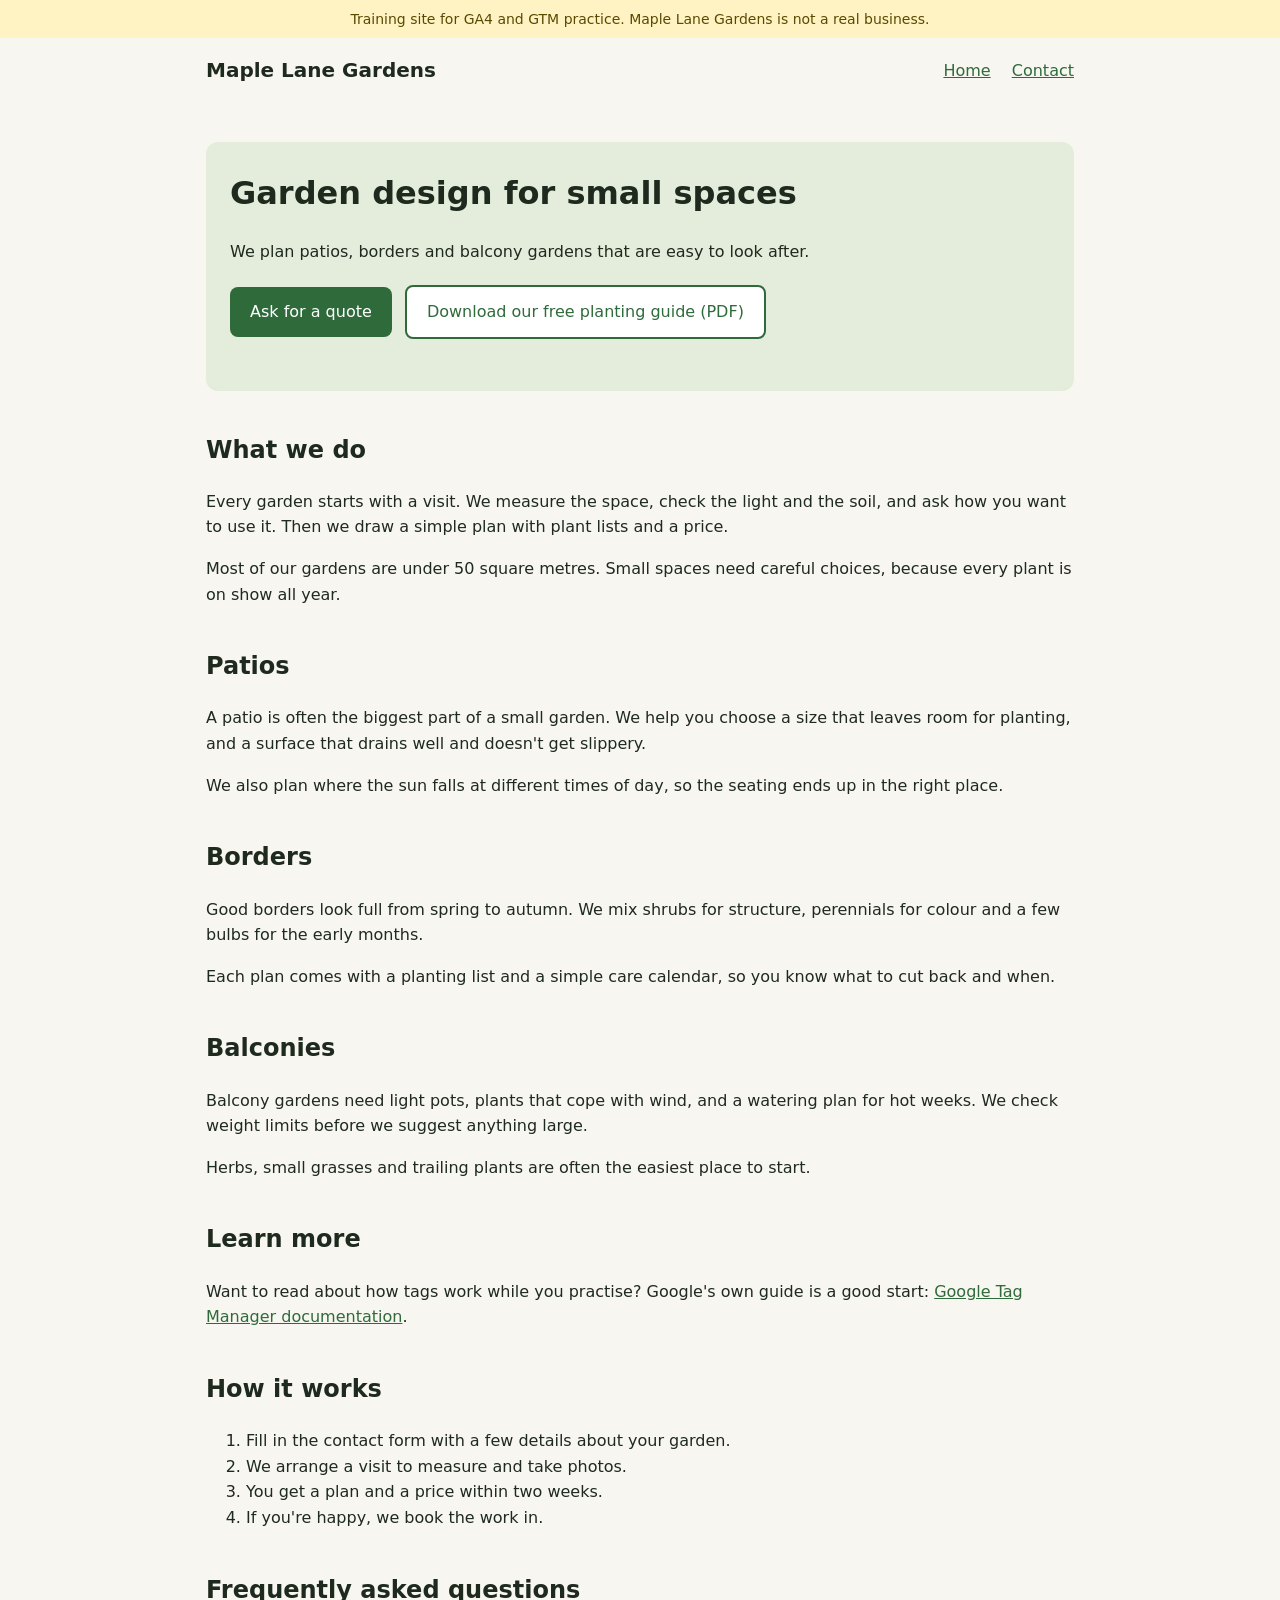
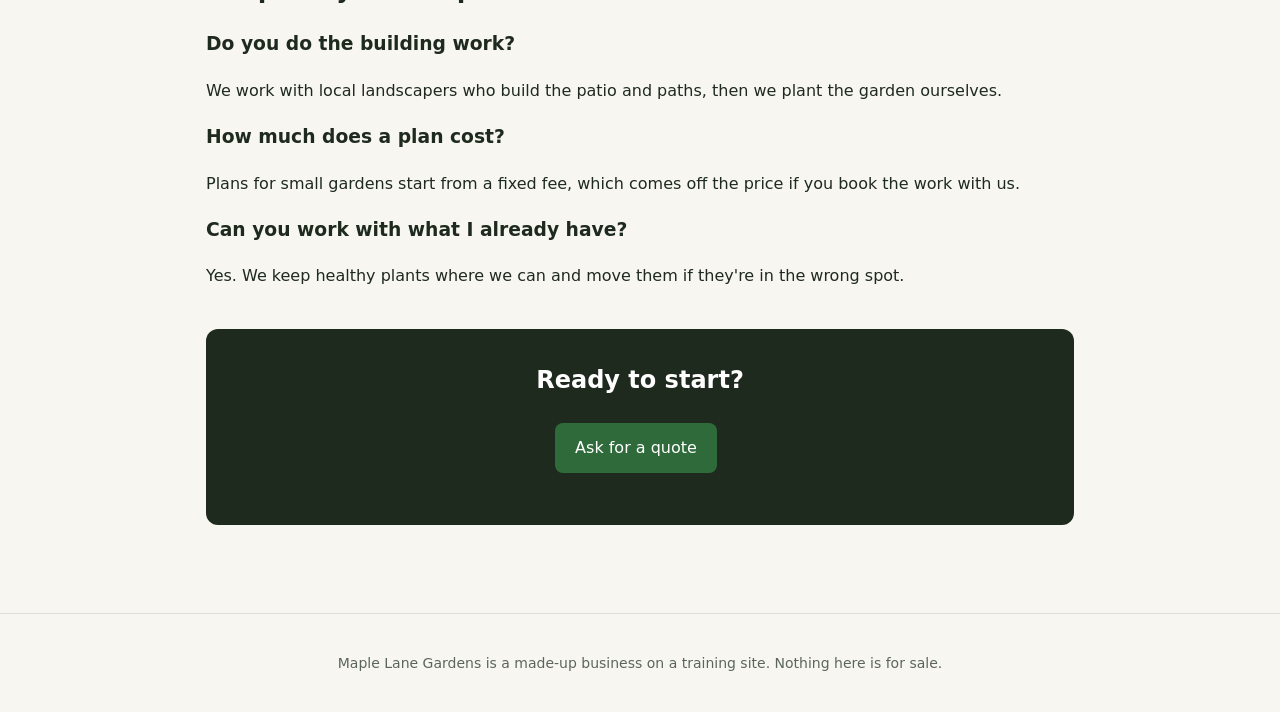
<file: index.html>
<!doctype html>
<html lang="en">
<head>
  <meta charset="utf-8">
  <meta name="viewport" content="width=device-width, initial-scale=1">
  <meta name="robots" content="noindex, nofollow">
  <title>Maple Lane Gardens | Training site</title>
 <!-- Google Tag Manager -->
<script>(function(w,d,s,l,i){w[l]=w[l]||[];w[l].push({'gtm.start':
new Date().getTime(),event:'gtm.js'});var f=d.getElementsByTagName(s)[0],
j=d.createElement(s),dl=l!='dataLayer'?'&l='+l:'';j.async=true;j.src=
'https://www.googletagmanager.com/gtm.js?id='+i+dl;f.parentNode.insertBefore(j,f);
})(window,document,'script','dataLayer','GTM-MPT5V79G');</script>
<!-- End Google Tag Manager -->
  <link rel="stylesheet" href="style.css">
</head>
<body>
  <!-- Google Tag Manager (noscript) -->
<noscript><iframe src="https://www.googletagmanager.com/ns.html?id=GTM-MPT5V79G"
height="0" width="0" style="display:none;visibility:hidden"></iframe></noscript>
<!-- End Google Tag Manager (noscript) -->

  <div class="banner">Training site for GA4 and GTM practice. Maple Lane Gardens is not a real business.</div>

  <header class="site-header">
    <a class="logo" href="index.html">Maple Lane Gardens</a>
    <nav>
      <a href="index.html">Home</a>
      <a href="contact.html">Contact</a>
    </nav>
  </header>

  <main>
    <section class="hero">
      <h1>Garden design for small spaces</h1>
      <p>We plan patios, borders and balcony gardens that are easy to look after.</p>
      <p>
        <a class="button" href="contact.html" id="cta-hero">Ask for a quote</a>
        <a class="button button-secondary" href="maple-lane-planting-guide.pdf" id="download-guide">Download our free planting guide (PDF)</a>
      </p>
    </section>

    <section>
      <h2>What we do</h2>
      <p>Every garden starts with a visit. We measure the space, check the light and the soil, and ask how you want to use it. Then we draw a simple plan with plant lists and a price.</p>
      <p>Most of our gardens are under 50 square metres. Small spaces need careful choices, because every plant is on show all year.</p>
    </section>

    <section>
      <h2>Patios</h2>
      <p>A patio is often the biggest part of a small garden. We help you choose a size that leaves room for planting, and a surface that drains well and doesn't get slippery.</p>
      <p>We also plan where the sun falls at different times of day, so the seating ends up in the right place.</p>
    </section>

    <section>
      <h2>Borders</h2>
      <p>Good borders look full from spring to autumn. We mix shrubs for structure, perennials for colour and a few bulbs for the early months.</p>
      <p>Each plan comes with a planting list and a simple care calendar, so you know what to cut back and when.</p>
    </section>

    <section>
      <h2>Balconies</h2>
      <p>Balcony gardens need light pots, plants that cope with wind, and a watering plan for hot weeks. We check weight limits before we suggest anything large.</p>
      <p>Herbs, small grasses and trailing plants are often the easiest place to start.</p>
    </section>

    <section>
      <h2>Learn more</h2>
      <p>Want to read about how tags work while you practise? Google's own guide is a good start:
        <a href="https://developers.google.com/tag-platform/tag-manager" id="outbound-google">Google Tag Manager documentation</a>.
      </p>
    </section>

    <section>
      <h2>How it works</h2>
      <ol>
        <li>Fill in the contact form with a few details about your garden.</li>
        <li>We arrange a visit to measure and take photos.</li>
        <li>You get a plan and a price within two weeks.</li>
        <li>If you're happy, we book the work in.</li>
      </ol>
    </section>

    <section>
      <h2>Frequently asked questions</h2>
      <h3>Do you do the building work?</h3>
      <p>We work with local landscapers who build the patio and paths, then we plant the garden ourselves.</p>
      <h3>How much does a plan cost?</h3>
      <p>Plans for small gardens start from a fixed fee, which comes off the price if you book the work with us.</p>
      <h3>Can you work with what I already have?</h3>
      <p>Yes. We keep healthy plants where we can and move them if they're in the wrong spot.</p>
    </section>

    <section class="cta-band">
      <h2>Ready to start?</h2>
      <p><a class="button" href="contact.html" id="cta-footer">Ask for a quote</a></p>
    </section>
  </main>

  <footer class="site-footer">
    <p>Maple Lane Gardens is a made-up business on a training site. Nothing here is for sale.</p>
  </footer>
</body>
</html>
</file>
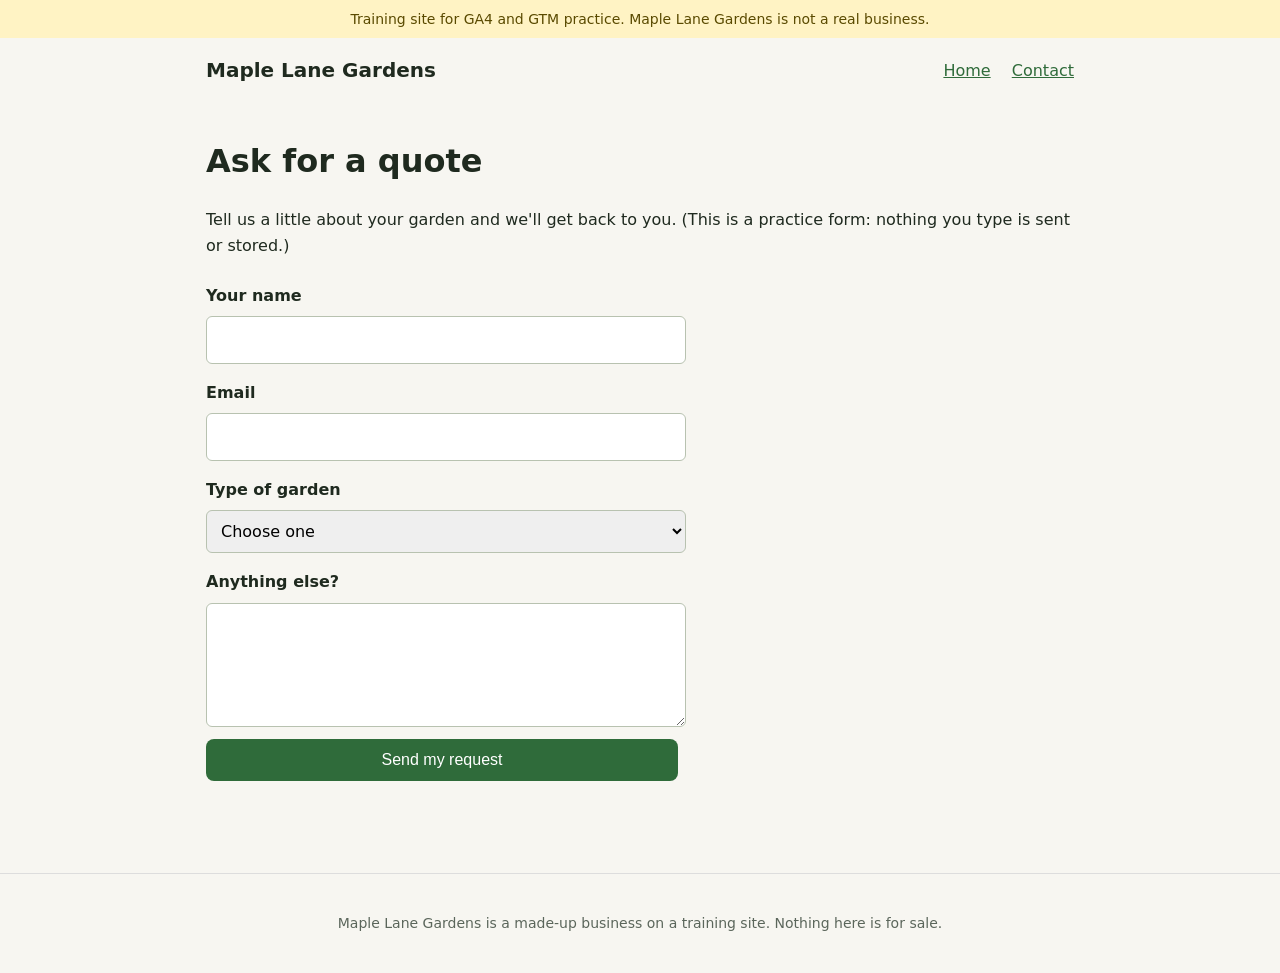
<file: contact.html>
<!doctype html>
<html lang="en">
<head>
  <meta charset="utf-8">
  <meta name="viewport" content="width=device-width, initial-scale=1">
  <meta name="robots" content="noindex, nofollow">
  <title>Contact | Maple Lane Gardens | Training site</title>
 <!-- Google Tag Manager -->
<script>(function(w,d,s,l,i){w[l]=w[l]||[];w[l].push({'gtm.start':
new Date().getTime(),event:'gtm.js'});var f=d.getElementsByTagName(s)[0],
j=d.createElement(s),dl=l!='dataLayer'?'&l='+l:'';j.async=true;j.src=
'https://www.googletagmanager.com/gtm.js?id='+i+dl;f.parentNode.insertBefore(j,f);
})(window,document,'script','dataLayer','GTM-MPT5V79G');</script>
<!-- End Google Tag Manager -->
  <link rel="stylesheet" href="style.css">
</head>
<body>
 <!-- Google Tag Manager (noscript) -->
<noscript><iframe src="https://www.googletagmanager.com/ns.html?id=GTM-MPT5V79G"
height="0" width="0" style="display:none;visibility:hidden"></iframe></noscript>
<!-- End Google Tag Manager (noscript) -->

  <div class="banner">Training site for GA4 and GTM practice. Maple Lane Gardens is not a real business.</div>

  <header class="site-header">
    <a class="logo" href="index.html">Maple Lane Gardens</a>
    <nav>
      <a href="index.html">Home</a>
      <a href="contact.html">Contact</a>
    </nav>
  </header>

  <main>
    <section>
      <h1>Ask for a quote</h1>
      <p>Tell us a little about your garden and we'll get back to you. (This is a practice form: nothing you type is sent or stored.)</p>

      <!--
        The fields have no "name" attributes on purpose, so nothing typed ends up in the
        thank-you page address (and so never reaches GA4). Never send form answers to GA4.
      -->
      <form id="quote-form" class="quote-form" action="thanks.html" method="get">
        <label for="f-name">Your name</label>
        <input id="f-name" type="text" required>

        <label for="f-email">Email</label>
        <input id="f-email" type="email" required>

        <label for="f-type">Type of garden</label>
        <select id="f-type" required>
          <option value="">Choose one</option>
          <option>Patio</option>
          <option>Borders</option>
          <option>Balcony</option>
          <option>Not sure yet</option>
        </select>

        <label for="f-message">Anything else?</label>
        <textarea id="f-message" rows="4"></textarea>

        <button type="submit" class="button" id="quote-submit">Send my request</button>
      </form>
    </section>
  </main>

  <footer class="site-footer">
    <p>Maple Lane Gardens is a made-up business on a training site. Nothing here is for sale.</p>
  </footer>
</body>
</html>
</file>
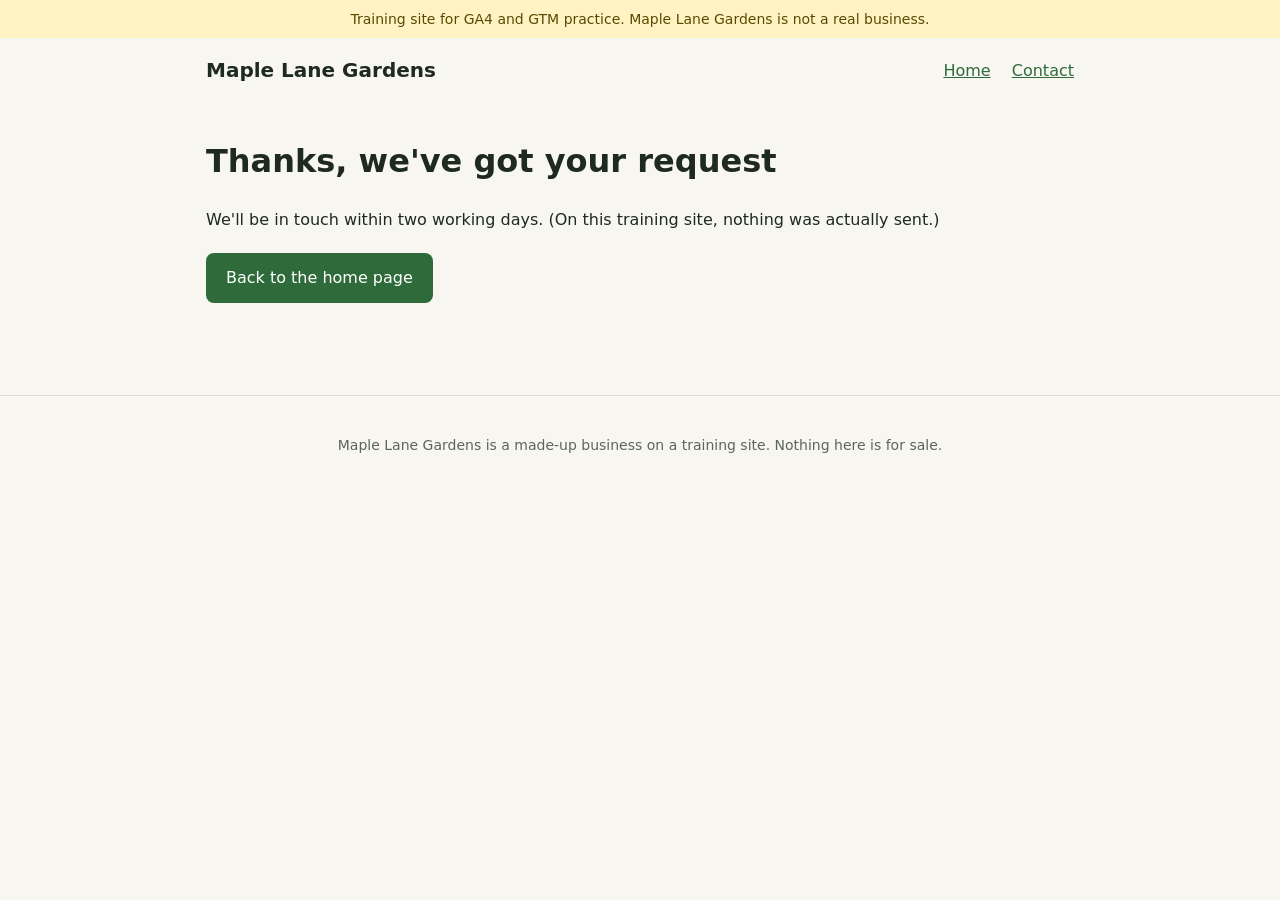
<file: thanks.html>
<!doctype html>
<html lang="en">
<head>
  <meta charset="utf-8">
  <meta name="viewport" content="width=device-width, initial-scale=1">
  <meta name="robots" content="noindex, nofollow">
  <title>Thank you | Maple Lane Gardens | Training site</title>
 <!-- Google Tag Manager -->
<script>(function(w,d,s,l,i){w[l]=w[l]||[];w[l].push({'gtm.start':
new Date().getTime(),event:'gtm.js'});var f=d.getElementsByTagName(s)[0],
j=d.createElement(s),dl=l!='dataLayer'?'&l='+l:'';j.async=true;j.src=
'https://www.googletagmanager.com/gtm.js?id='+i+dl;f.parentNode.insertBefore(j,f);
})(window,document,'script','dataLayer','GTM-MPT5V79G');</script>
<!-- End Google Tag Manager -->
  <link rel="stylesheet" href="style.css">
</head>
<body>
<!-- Google Tag Manager (noscript) -->
<noscript><iframe src="https://www.googletagmanager.com/ns.html?id=GTM-MPT5V79G"
height="0" width="0" style="display:none;visibility:hidden"></iframe></noscript>
<!-- End Google Tag Manager (noscript) -->

  <div class="banner">Training site for GA4 and GTM practice. Maple Lane Gardens is not a real business.</div>

  <header class="site-header">
    <a class="logo" href="index.html">Maple Lane Gardens</a>
    <nav>
      <a href="index.html">Home</a>
      <a href="contact.html">Contact</a>
    </nav>
  </header>

  <main>
    <section>
      <h1>Thanks, we've got your request</h1>
      <p>We'll be in touch within two working days. (On this training site, nothing was actually sent.)</p>
      <p><a class="button" href="index.html">Back to the home page</a></p>
    </section>
  </main>

  <footer class="site-footer">
    <p>Maple Lane Gardens is a made-up business on a training site. Nothing here is for sale.</p>
  </footer>
</body>
</html>
</file>
<file: style.css>
* { box-sizing: border-box; }
body { margin: 0; font-family: system-ui, -apple-system, "Segoe UI", Roboto, sans-serif; color: #1f2a1f; background: #f7f6f1; line-height: 1.6; }
a { color: #2f6b3a; }
.banner { background: #fff3c4; color: #5a4a00; text-align: center; padding: 8px 16px; font-size: 14px; }
.site-header { display: flex; justify-content: space-between; align-items: center; flex-wrap: wrap; gap: 12px; padding: 16px; max-width: 900px; margin: 0 auto; }
.logo { font-weight: 700; font-size: 20px; text-decoration: none; color: #1f2a1f; }
nav a { margin-left: 16px; }
main { max-width: 900px; margin: 0 auto; padding: 0 16px 48px; }
section { margin: 40px 0; }
.hero { background: #e4eddc; border-radius: 12px; padding: 32px 24px; }
h1 { font-size: 32px; line-height: 1.2; margin-top: 0; }
.button { display: inline-block; background: #2f6b3a; color: #fff; padding: 12px 20px; border-radius: 8px; text-decoration: none; border: 0; font-size: 16px; cursor: pointer; margin: 4px 8px 4px 0; }
.button-secondary { background: #fff; color: #2f6b3a; border: 2px solid #2f6b3a; }
.cta-band { background: #1f2a1f; color: #fff; border-radius: 12px; padding: 32px 24px; text-align: center; }
.cta-band h2 { margin-top: 0; }
.quote-form { display: grid; gap: 8px; max-width: 480px; }
.quote-form input, .quote-form select, .quote-form textarea { font: inherit; padding: 10px; border: 1px solid #b8c2b0; border-radius: 6px; width: 100%; }
.quote-form label { font-weight: 600; margin-top: 8px; }
.site-footer { text-align: center; font-size: 14px; color: #5b665b; padding: 24px 16px; border-top: 1px solid #ddd; }
</file>
